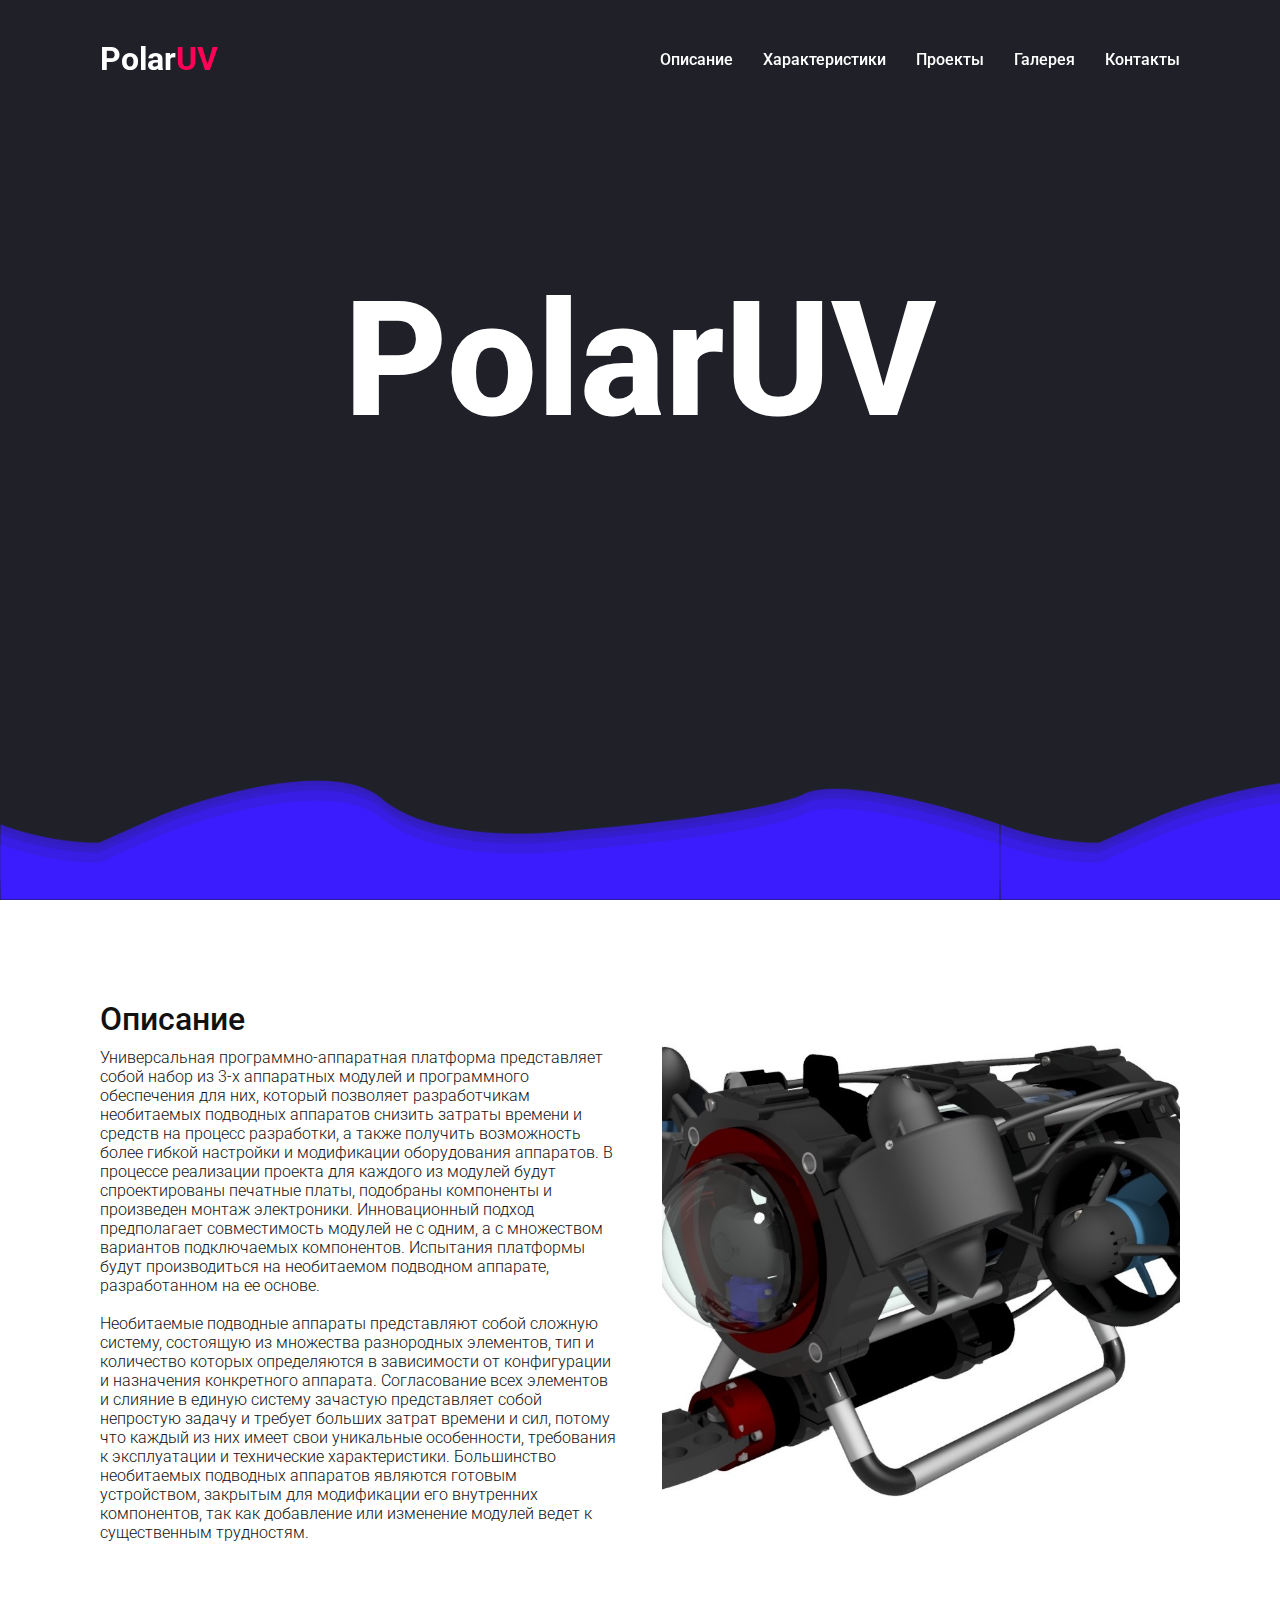
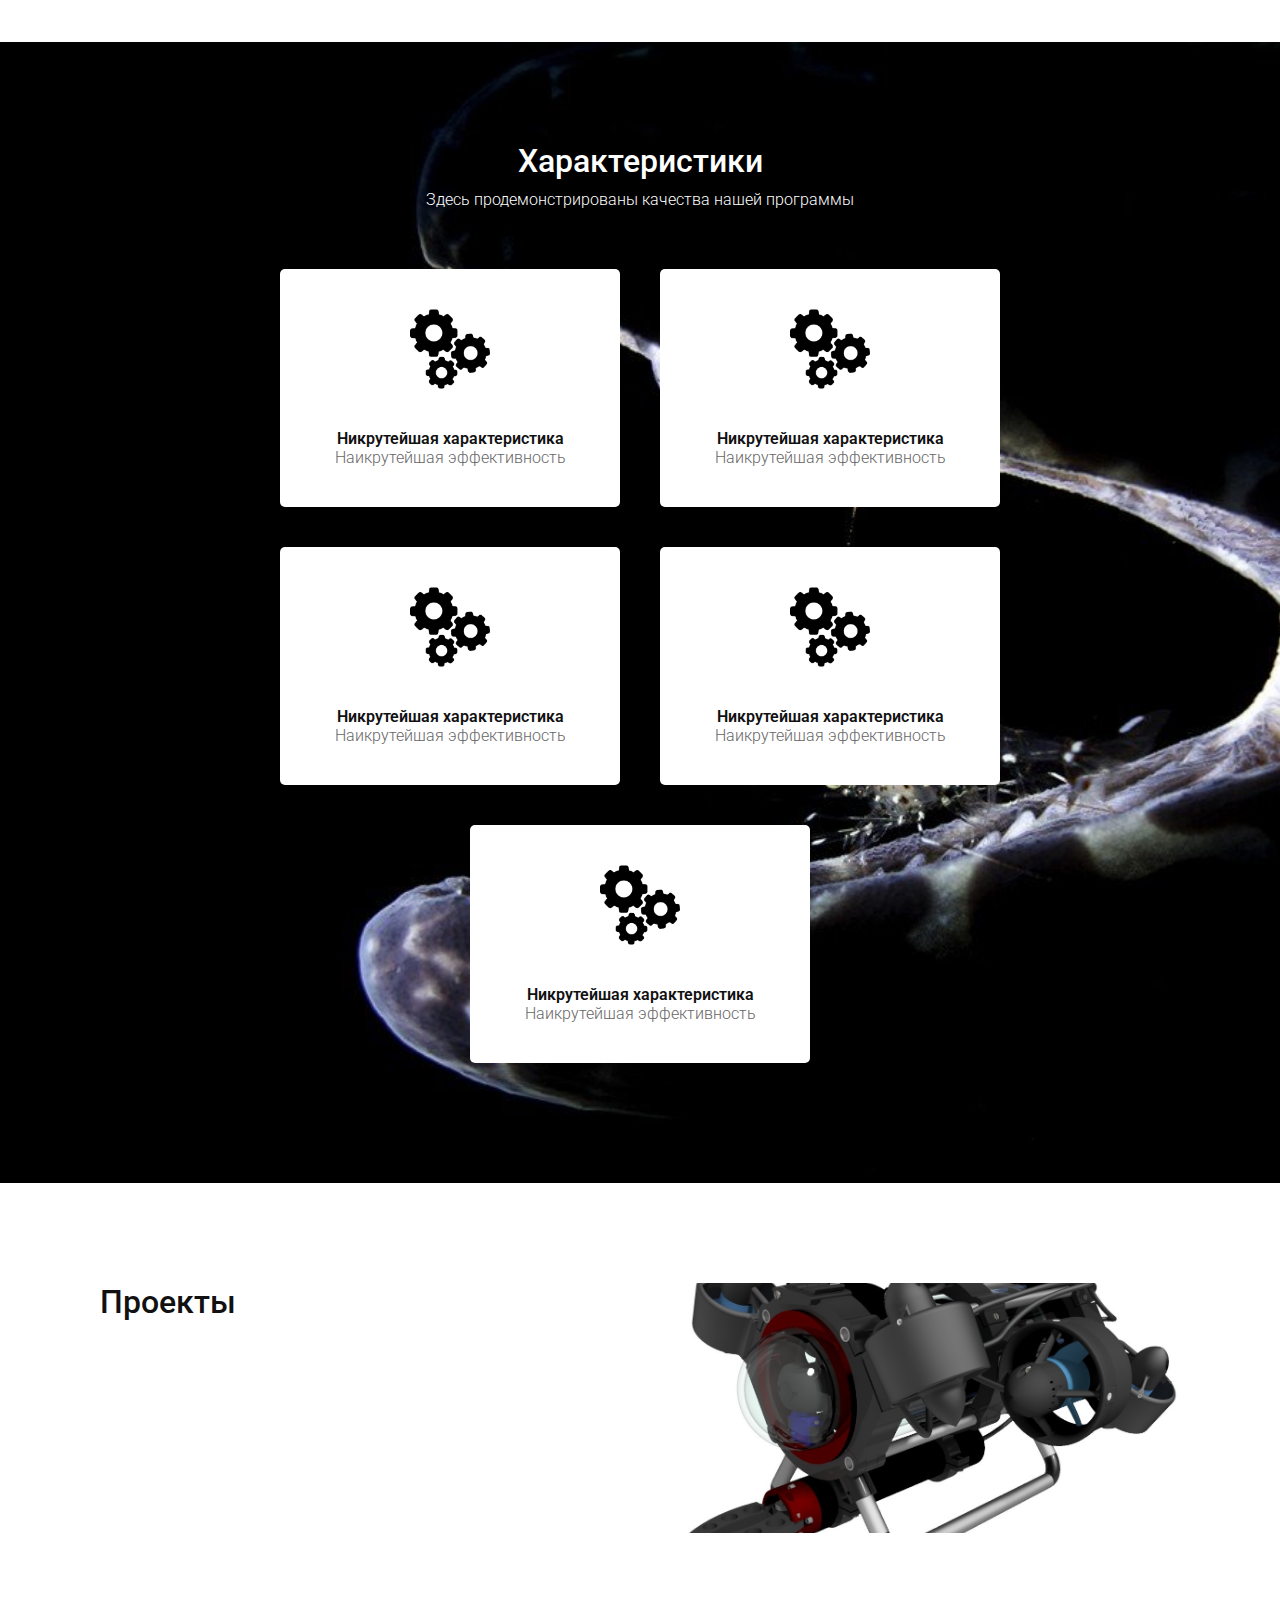
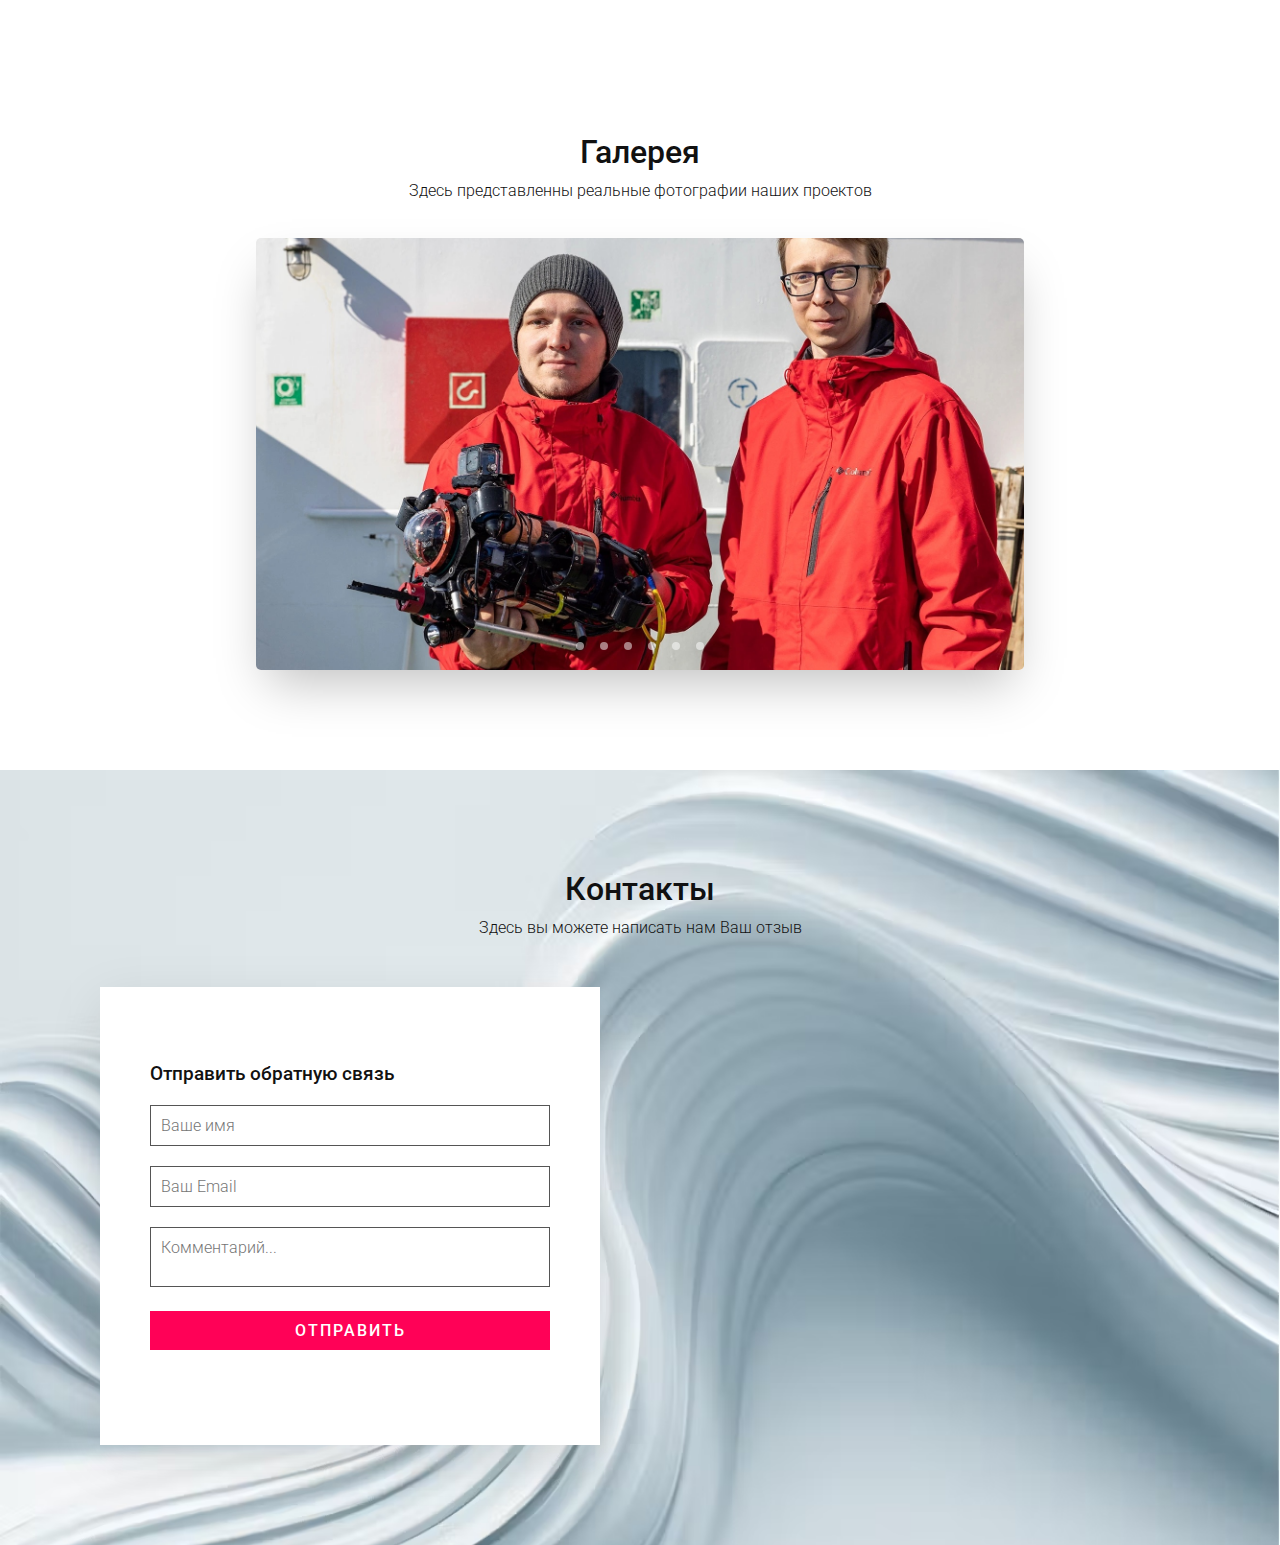
<file: index.html>
<!DOCTYPE html>
<html lang="en">
<head>
	<meta charset="UTF-8">
	<meta name="viewport" content="width=device-width, initial-scale=1.0">
	<title>PolarUV</title>
	<link rel="stylesheet" href="style.css">
	<link rel="icon" href="img/WindowIcon.png" type="image/png">
</head>
<body>
	<header>
		<a href="#" class="logo">Polar<span>UV</span></a>
		<div class="menuToggle" onclick="toggleMenu();"></div>
		<ul class="navigation">
			<!-- <li><a href="#banner" onclick="toggleMenu();">Главная</a></li> -->
			<li><a href="#about" onclick="toggleMenu();">Описание</a></li>
			<li><a href="#specification" onclick="toggleMenu();">Характеристики</a></li>
			<li><a href="#projects" onclick="toggleMenu();">Проекты</a></li>
			<li><a href="#gallery" onclick="toggleMenu();">Галерея</a></li>
			<!-- <li><a href="#team" onclick="toggleMenu();">Команда</a></li> -->
			<li><a href="#contact" onclick="toggleMenu();">Контакты</a></li>
		</ul>
	</header>

	<section class="banner" id="banner">
		<div class="waves">
			<h2>PolarUV</h2>
			<div class="wave" id="wave1"></div>
			<div class="wave" id="wave2"></div>
			<div class="wave" id="wave3"></div>
			<div class="wave" id="wave4"></div>
		</div>
		<!-- <div class="content">
			<h2>Polar<span>UV</span></h2>
			<p>Программно-аппаратная платформа <br>для необитаемых подводных аппаратов</p>
			<a href="#about" class="btn">Узнать больше</a>
		</div> -->
	</section>

	<section class="about" id="about">
		<div class="row">
			<div class="col50">
				<h2 class="titleText"><span>О</span>писание</h2>
				<p>	Универсальная программно-аппаратная платформа представляет собой набор из 3-х аппаратных модулей и программного обеспечения для них, который позволяет разработчикам необитаемых подводных аппаратов снизить затраты времени и средств на процесс разработки, а также получить возможность более гибкой настройки и модификации оборудования аппаратов. В процессе реализации проекта для каждого из модулей будут спроектированы печатные платы, подобраны компоненты и произведен монтаж электроники. Инновационный подход предполагает совместимость модулей не с одним, а с множеством вариантов подключаемых компонентов. Испытания платформы будут производиться на необитаемом подводном аппарате, разработанном на ее основе.<br><br>Необитаемые подводные аппараты представляют собой сложную систему, состоящую из множества разнородных элементов, тип и количество которых определяются в зависимости от конфигурации и назначения конкретного аппарата. Согласование всех элементов и слияние в единую систему зачастую представляет собой непростую задачу и требует больших затрат времени и сил, потому что каждый из них имеет свои уникальные особенности, требования к эксплуатации и технические характеристики. Большинство необитаемых подводных аппаратов являются готовым устройством, закрытым для модификации его внутренних компонентов, так как добавление или изменение модулей ведет к существенным трудностям.</p>
			</div>
			<div class="col50">
				<div class="imgBx">
					<img src="img/Робот2.jpg">
				</div>
			</div>
		</div>
	</section>

	<section class="specification" id="specification">
		<div class="title white">
			<h2 class="titleText"><span>Х</span>арактеристики</h2>
			<p>Здесь продемонстрированы качества нашей программы</p>
		</div>
		<div class="content">
			<div class="box">
				<div class="imgBx">
					<img src="img/settings-gears.png">
				</div>
				<div class="text">
					<h3>Никрутейшая характеристика</h3>
					<p>Наикрутейшая эффективность</p>
				</div>
			</div>
			<div class="box">
				<div class="imgBx">
					<img src="img/settings-gears.png">
				</div>
				<div class="text">
					<h3>Никрутейшая характеристика</h3>
					<p>Наикрутейшая эффективность</p>
				</div>
			</div>
			<div class="box">
				<div class="imgBx">
					<img src="img/settings-gears.png">
				</div>
				<div class="text">
					<h3>Никрутейшая характеристика</h3>
					<p>Наикрутейшая эффективность</p>
				</div>
			</div>
			<div class="box">
				<div class="imgBx">
					<img src="img/settings-gears.png">
				</div>
				<div class="text">
					<h3>Никрутейшая характеристика</h3>
					<p>Наикрутейшая эффективность</p>
				</div>
			</div>
			<div class="box">
				<div class="imgBx">
					<img src="img/settings-gears.png">
				</div>
				<div class="text">
					<h3>Никрутейшая характеристика</h3>
					<p>Наикрутейшая эффективность</p>
				</div>
			</div>
		</div>
	</section>

	<section class="projects" id="projects">
		<div class="row">
			<div class="col50">
				<h2 class="titleText">Проекты</h2>
				<!-- <p>	Универсальная программно-аппаратная платформа представляет собой набор из 3-х аппаратных модулей и программного обеспечения для них, который позволяет разработчикам необитаемых подводных аппаратов снизить затраты времени и средств на процесс разработки, а также получить возможность более гибкой настройки и модификации оборудования аппаратов. В процессе реализации проекта для каждого из модулей будут спроектированы печатные платы, подобраны компоненты и произведен монтаж электроники. Инновационный подход предполагает совместимость модулей не с одним, а с множеством вариантов подключаемых компонентов. Испытания платформы будут производиться на необитаемом подводном аппарате, разработанном на ее основе.<br><br>Необитаемые подводные аппараты представляют собой сложную систему, состоящую из множества разнородных элементов, тип и количество которых определяются в зависимости от конфигурации и назначения конкретного аппарата. Согласование всех элементов и слияние в единую систему зачастую представляет собой непростую задачу и требует больших затрат времени и сил, потому что каждый из них имеет свои уникальные особенности, требования к эксплуатации и технические характеристики. Большинство необитаемых подводных аппаратов являются готовым устройством, закрытым для модификации его внутренних компонентов, так как добавление или изменение модулей ведет к существенным трудностям.</p> -->
			</div>
			<div class="col50">
				<div class="imgBx">
					<img src="img/Робот2.jpg">
				</div>
			</div>
		</div>
	</section>

	<!-- <section class="gallery" id="gallery">
		<div class="title">
			<h2 class="titleText"><span>Г</span>алерея</h2>
			<p>Здесь представленны реальные фотографии наших проектов</p>
		</div>
		<div class="content">
			<div class="box">
				<div class="imgBx">
					<img src="img/Робот.jpg">
				</div>
				<div class="text">
					<h3>Проект 1</h3>
				</div>
			</div>
			<div class="box">
				<div class="imgBx">
					<img src="img/4.jpg">
				</div>
				<div class="text">
					<h3>Проект 2</h3>
				</div>
			</div>
			<div class="box">
				<div class="imgBx">
					<img src="img/Робот.jpg">
				</div>
				<div class="text">
					<h3>Проект 3</h3>
				</div>
			</div>
			<div class="box">
				<div class="imgBx">
					<img src="img/4.jpg">
				</div>
				<div class="text">
					<h3>Проект 4</h3>
				</div>
			</div>
			<div class="box">
				<div class="imgBx">
					<img src="img/Робот.jpg">
				</div>
				<div class="text">
					<h3>Проект 5</h3>
				</div>
			</div>
			<div class="box">
				<div class="imgBx">
					<img src="img/4.jpg">
				</div>
				<div class="text">
					<h3>Проект 6</h3>
				</div>
			</div>
		</div>
		<div class="title">
			<a href="#" class="btn">Посмотреть все</a>
		</div>
	</section> -->

	<section class="gallery" id="gallery">
		<div class="title">
			<h2 class="titleText"><span>Г</span>алерея</h2>
			<p>Здесь представленны реальные фотографии наших проектов</p>
			<br><br>
		</div>
		<div class="slider-wrapper">
			<div class="slider">
				<img src="img/4.jpg" alt="robot" id="slide-1">
				<img src="img/Робот.jpg" alt="robot" id="slide-2">
				<img src="img/4.jpg" alt="robot" id="slide-3">
				<img src="img/Робот.jpg" alt="robot" id="slide-4">
				<img src="img/4.jpg" alt="robot" id="slide-5">
				<img src="img/Робот.jpg" alt="robot" id="slide-6">
			</div>
			<div class="slider-nav">
				<a href="#slide-1"></a>
				<a href="#slide-2"></a>
				<a href="#slide-3"></a>
				<a href="#slide-4"></a>
				<a href="#slide-5"></a>
				<a href="#slide-6s"></a>
			</div>
		</div>
	</section>

	<!-- <section class="team" id="team">
		<div class="title">
			<h2 class="titleText"><span>К</span>оманда</h2>
			<p>Здесь вы можете видеть нашу команду</p>
		</div>
		<div class="content">
			<div class="box">
				<div class="imgBx">
					<img src="img/DSH.jpg">
				</div>
				<div class="text">
					<h3>Шушков Даниил</h3>
				</div>
			</div>
			<div class="box">
				<div class="imgBx">
					<img src="img/ASH2.jpg">
				</div>
				<div class="text">
					<h3>Шкрябин Артем</h3>
				</div>
			</div>
			<div class="box">
				<div class="imgBx">
					<img src="img/ASH1.jpg">
				</div>
				<div class="text">
					<h3>Шкрябин Александр</h3>
				</div>
			</div>
			<div class="box">
				<div class="imgBx">
					<img src="img/IK.jpg">
				</div>
				<div class="text">
					<h3>Кобелев Илья</h3>
				</div>
			</div>
		</div>
	</section> -->

	<section class="contact" id="contact">
		<div class="title">
			<h2 class="titleText">Контакты</h2>
			<p>Здесь вы можете написать нам Ваш отзыв</p>
		</div>
		<div class="contactForm">
			<h3>Отправить обратную связь</h3>
			<div class="inputBox">
				<input type="text" placeholder="Ваше имя">
			</div>
			<div class="inputBox">
				<input type="text" placeholder="Ваш Email">
			</div>
			<div class="inputBox">
				<textarea placeholder="Комментарий..."></textarea>
			</div>
			<div class="inputBox">
				<input type="submit" value="Отправить">
			</div>
		</div>
	</section>

	<script type="text/javascript">
		window.addEventListener('scroll', function(){
			const header = document.querySelector('header');
			header.classList.toggle("sticky", window.scrollY > 0);
		});

		function toggleMenu() {
			const menuToggle = document.querySelector('.menuToggle');
			const navigation = document.querySelector('.navigation');
			menuToggle.classList.toggle('active');
			navigation.classList.toggle('active');
		} 
	</script>
</body>
</html>
</file>
<file: style.css>
@import url('https://fonts.googleapis.com/css2?family=Roboto:wght@200;300;400;500;600;700;800;900&display=swap');

* {
	margin: 0;
	padding: 0;
	box-sizing: border-box;
	font-family: 'Roboto', sans-serif;
	scroll-behavior: smooth;
}

body {
	min-height: 100px;
	/* background: linear-gradient(to bottom, #3B1CFF, #070029); */
}

p {
	font-weight: 300;
	color: #111;
}

.banner {
	display: flex;
	justify-content: flex-end;
	align-items: center;
	flex-direction: column;
	min-height: 100vh;
	position: relative;
	width: 100%;
	background: #1f2028;
	padding: 0;
}

.banner .waves {
	position: relative;
	/* height: 100px; */
	width: 100%;
}

.banner .waves .wave {
	position: absolute;
	left: 0;
	bottom: 0;
	width: 100%;
	height: 100px;
	background: url(img/wave.png);
	background-size: 1000px 100px;
}

.banner .waves .wave#wave1 {
	opacity: 1;
	bottom: 0;
	z-index: 5;
	animation: animate 7s linear infinite; 
}

.banner .waves .wave#wave2 {
	opacity: 0.5;
	bottom: 10px;
	z-index: 4;
	animation: animate2 5s linear infinite; 
}

.banner .waves .wave#wave3 {
	opacity: 0.2;
	bottom: 15px;
	z-index: 3;
	animation: animate3 7s linear infinite; 
}

.banner .waves .wave#wave4 {
	opacity: 0.7;
	bottom: 20px;
	z-index: 4;
	animation: animate4 5s linear infinite; 
}

@keyframes animate {
	0% {
		background-position-x: 2000px;
	}
	100% {
		background-position-x: -5px;
	}
}

@keyframes animate2 {
	0% {
		background-position-x: -5px;
	}
	100% {
		background-position-x: 1000px;
	}
}

@keyframes animate3 {
	0% {
		background-position-x: 2000px;
	}
	100% {
		background-position-x: -5px;
	}
}

@keyframes animate4 {
	0% {
		background-position-x: 1000px;
	}
	100% {
		background-position-x: -10px;
	}
}

.banner h2 {
	position: absolute;
	bottom: 60vh;
	transform: translateY(50%);
	width: 100%;
	text-align: center;
	color: #fff;
	font-size: 10em;
	font-weight: 800;
	/* text-transform: uppercase; */
}

/* .banner {
	position: relative;
	width: 100%;
	min-height: 100vh;
	display: flex;
	justify-content: center;
	align-items: center;
	background: url(img/BG11.jpg);
	background-size: cover;
}

.banner .content {
	max-width: 900px;
	text-align: center ;
}

.banner .content h2{
	font-size: 5em;
	color: #fff;
}

.banner .content p {
	font-size: 1em;
	color: #fff;
	font-weight: 500;
} */

.btn {
	font-size: 1em;
	color: #fff;
	background: #ff0157;
	display: inline-block;
	padding: 10px 30px;
	margin-top: 20px;
	text-transform: uppercase;
	text-decoration: none;
	letter-spacing: 2px;
	transition: 0.5s;
}

.btn:hover {
	letter-spacing: 6px;

}

header {
	position: fixed;
	top: 0;
	left: 0;
	width: 100%;
	padding: 40px 100px;
	z-index: 1000;
	display: flex;
	justify-content: space-between;
	align-items: center;
	transition: 0.5s;
}

header.sticky {
	background: #fff;
	padding: 10px 100px;
	box-shadow: 0 5px 20px rgba(0, 0, 0, 0.05);
}

header .logo {
	color: #fff;
	font-weight: 700;
	font-size: 2em;
	text-decoration: none;
}

header.sticky .logo {
	color: #111;
}


header .logo span {
	color: #ff0157;
}

header .navigation {
	position: relative;
	display: flex;
}

header .navigation li {
	list-style: none;
	margin-left: 30px;
}
header .navigation li a {
	text-decoration: none;
	color: #fff;
	font-weight: 500;
}

header.sticky .navigation li a {
	color: #111;
}

header .navigation li a:hover {
	color: #ff0157;
}

section {
	padding: 100px;
}

.row {
	position: relative;
	width: 100%;
	display: flex;
	justify-content: space-between;
}

.row .col50 {
	position: relative;
	width: 48%;
}

.titleText {
	color: #111111;
	font-size: 2em;
	font-weight: 500;
	margin-bottom: 10px;
	/* border-bottom: 3px solid #ff0157; */
}
/* .titleText span {
	color: #ff0157;
	font-weight: 700;
	font-size: 1.5em ;
} */

.row .col50 .imgBx {
	position: relative;
	width: 100%;
	min-height: 250px;
	height: 100%;
}

.row .col50 .imgBx img {
	position: absolute;
	top: 0;
	left: 0;
	width: 100%;
	height: 100%;
	object-fit: cover;	
}

.title {
	width: 100%;
	display: flex;
	justify-content: center;
	align-items: center;
	flex-direction: column;
}

.gallery .content {
	display: flex;
	justify-content: center;
	flex-direction: row;
	flex-wrap: wrap;
	margin-top: 40px;
}

.gallery .content .box {
	width: 340px;
	margin: 20px;
	border: 15px solid #fff;
	box-shadow: 0 5px 35px rgba(0, 0, 0, 0.08);	
}

.gallery .content .box .imgBx{
	position: relative;
	width: 100%;
	height: 300px;
}

.gallery .content .box .imgBx img {
	position: absolute;
	top: 0;
	left: 0;
	width: 100%;
	height: 100%;
	object-fit: cover;
}

.gallery .content .box .text {
	padding: 15px 0 5px;
}

.gallery .content .box .text h3 {
	font-weight: 400;
	color: #111;
}

.slider-wrapper {
	position: relative;
	max-width: 48rem;
	margin: 0 auto;
}

.slider {	
	display: flex;
	aspect-ratio: 16 / 9;
	overflow-x: auto;
	scroll-snap-type: x mandatory;
	scroll-behavior: smooth;
	box-shadow: 0 1.5rem 3rem -0.75rem hsla(0, 0%, 0%, 0.25);
	border-radius: 5px;
}

.slider img {
	flex: 1 0 100%;
	scroll-snap-align: start;
	object-fit: cover;
}

.slider-nav {
	display: flex;
	column-gap: 1rem;
	position: absolute;
	bottom: 1.25rem;
	left: 50%;
	transform: translateX(-50%);
	z-index: 1;
}

.slider-nav a {
	width: 0.5rem;
	height: 0.5rem;
	border-radius: 50%;
	background: #fff;
	opacity: 0.5;
	transition: opacity ease 250ms;
}

.slider-nav a:hover {
	opacity: 1;
}


.team .content {
	display: flex;
	justify-content: center;
	flex-wrap: wrap;
	flex-direction: row;
	margin-top: 40px;	 
}

.team .content .box {
	width: 250px;
	margin: 15px;
}

.team .content .box .imgBx {
	position: relative;
	width: 100%;
	height: 300px;
}

.team .content .box .imgBx img {
	position: absolute;
	top: 0;
	left: 0;
	width: 100%;
	height: 100%;
	object-fit: cover;
}

.team .content .box .text {
	padding: 15px 0 5px;
}

.team .content .box .text h3{
	font-weight: 400;
	color: #111;
}

.specification {
	background: url(img/bg2.jpg);
	background-size: cover;
}

.white .titleText,
.white p {
	color: #fff;
}

.specification .content {
	display: flex;
	justify-content: center;
	flex-wrap: wrap;
	flex-direction: row;
	margin-top: 40px;
}

.specification .content .box{
	width: 340px;
	margin: 20px;
	padding: 40px;
	background: #ffffff;
	display: flex;
	justify-content: center;
	align-items: center;
	flex-direction: column;
	border-radius: 5px;
}

.specification .content .box .imgBx {
	position: relative;
	width: 80px;
	height: 80px;
	margin-bottom: 20px;
	/* border-radius: 50%; */
	overflow: hidden;
}

.specification .content .box .imgBx img {
	position: absolute;
	top: 0;
	left: 0;
	width: 100%;
	height: 100%;
	object-fit: cover;
}

.specification .content .box .text {
	text-align: center;
}

.specification .content .box .text p {
	color: #666;
	font-style: initial;
}

.specification .content .box .text h3 {
	margin-top: 20px;
	color: #111;
	font-size: 1em;
	/* color: #ff0157; */
	font-weight: 600;
}

.contact {
	background: url(img/BGW.jpg);
	background-size: cover;
}

.contactForm {
	padding: 75px 50px;
	background: #fff;
	box-shadow: 0 15px 50px rgba(0, 0, 0, 0.1);
	max-width: 500px;
	margin-top: 50px;
}

.contactForm h3 {
	color: #111;
	font-size: 1.2em;
	margin-bottom: 20px;
	font-weight: 500;
}

.contactForm .inputBox {
	position: relative;
	width: 100%;
	margin-bottom: 20px;
}

.contactForm .inputBox input, 
.contactForm .inputBox textarea {	
	width: 100%;
	border: 1px solid #555;
	padding: 10px;
	color: #111;
	outline: none;
	font-size: 16px;
	font-weight: 300;
	resize: none;
}

.contactForm .inputBox input[type="submit"] {
	font-size: 1em;
	color: #fff;
	background: #ff0157;
	display: inline-block;
	text-transform: uppercase;
	text-decoration: none;
	letter-spacing: 2px;
	transition: 0.5s;
	max-width: 400px;
	font-weight: 500;
	border: none;
	cursor: pointer;	
}

@media (max-width: 991px) {
	header,
	header.sticky {
		padding: 10px 20px;
	}

	header .navigation {
		display: none;
	}

	header .navigation.active {
		width: 100%;
		height: calc(100% - 68px);
		position: fixed;
		top: 68px;
		left: 0;
		display: flex;
		justify-content: center;
		align-items: center;
		flex-direction: column;
		background: #fff;
	}

	header .navigation li {
		margin-left: 0;
	}

	header .navigation li a {
		color: #111;
		font-size: 1.6em;
	}

	.menuToggle {
		position: relative;
		width: 40px;
		height: 40px;
		background: url(img/menu.png);
		background-size: 30px;
		background-repeat: no-repeat;
		background-position: center;
		cursor: pointer;

	}

	.menuToggle.active {
		background: url(img/close.png);
		background-size: 30px;
		background-repeat: no-repeat;
		background-position: center;
	}

	header.sticky .menuToggle{
		filter: invert(1);
	}

	section {
		padding: 20px;
	}

	.banner h2 {
		font-size: 5em;
	}

	.row {
		flex-direction: column;
	}

	.row .col50 {
		position: relative;
		width: 100%;
	}

	.row .col50 .imgBx {
		height: 250px;
		margin-top: 20px;
	}

}
</file>
